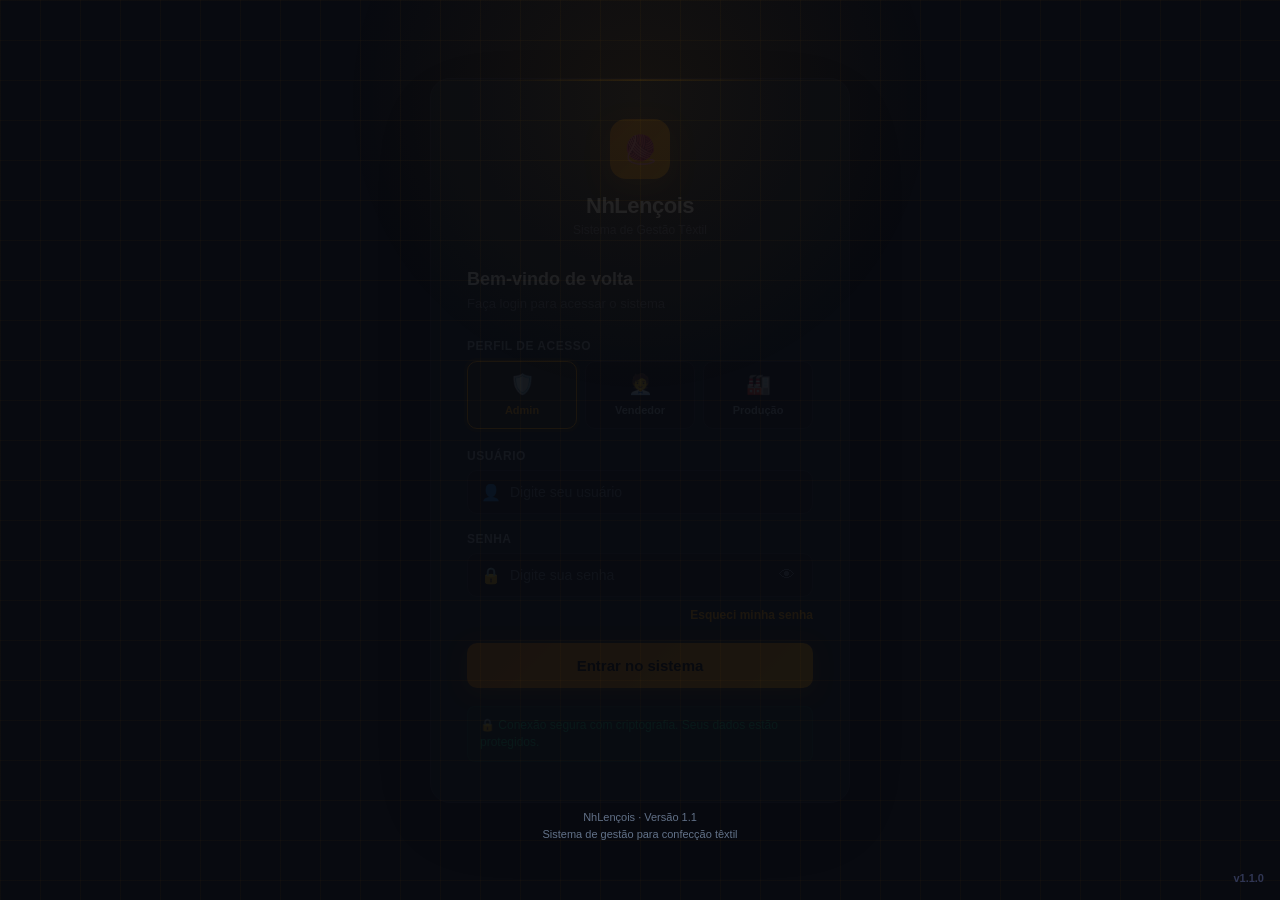
<file: index.html>
<!DOCTYPE html>
<html lang="pt-br">
<head>
  <meta charset="UTF-8">
  <meta http-equiv="refresh" content="0; url=html/login.html">
  <title>NhLençois</title>
</head>
<body>
  <p>Redirecionando... <a href="html/login.html">clique aqui</a></p>
</body>
</html>
</file>
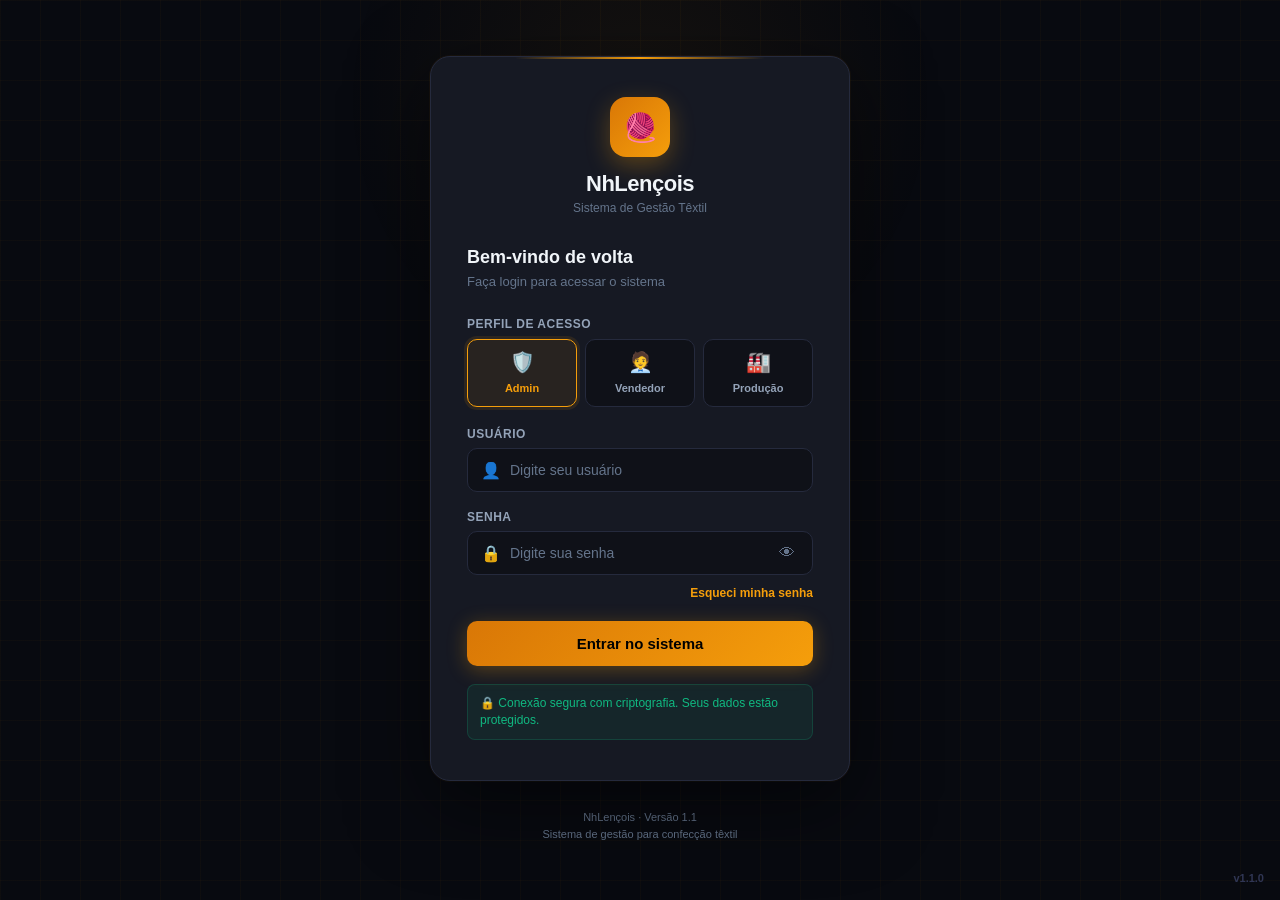
<file: html/dashboard.html>
<!doctype html>
<html lang="pt-br">

<head>
  <meta charset="utf-8">
  <meta name="viewport" content="width=device-width, initial-scale=1">
  <title>NhLençois — Dashboard</title>
  <meta name="theme-color" content="#080A10">
  <link rel="manifest" href="../manifest.json">
  <link rel="apple-touch-icon" href="../icons/icon-192.png">
  <link rel="icon" type="image/png" href="../icons/favicon.png">
  <link rel="stylesheet" href="../css/style.css">
  <link rel="stylesheet" href="../css/dashboard.css">
  <link rel="stylesheet" href="../css/mobile.css">
</head>

<body>
<div class="app">

  <!-- ── SIDEBAR ── -->
  <aside class="sidebar">

    <div class="sidebar-logo">
      <div class="sidebar-logo-ico">🧶</div>
      <div class="sidebar-logo-name">NhLençois</div>
    </div>

    <nav class="sidebar-nav">

      <div class="nav-section-label">Principal</div>

      <a class="nav-item active">
        <span class="nav-item-ico">📊</span>
        Dashboard
      </a>

      <div class="nav-section-label">Cadastros</div>

      <a class="nav-item" href="produtos.html">
        <span class="nav-item-ico">📦</span>
        Produtos
      </a>

      <a class="nav-item" href="materia.html">
        <span class="nav-item-ico">🧵</span>
        Matéria-Prima
      </a>

      <a class="nav-item" href="vendedores.html">
        <span class="nav-item-ico">🧑‍💼</span>
        Vendedores
      </a>

      <a class="nav-item" href="clientes.html">
        <span class="nav-item-ico">👥</span>
        Clientes
      </a>

      <div class="nav-section-label">Operações</div>

      <a class="nav-item" href="producao.html">
        <span class="nav-item-ico">🏭</span>
        Produção
      </a>

      <a class="nav-item" href="vendas.html">
        <span class="nav-item-ico">🛒</span>
        Vendas

      </a>

      <a class="nav-item" href="encomendas.html">
        <span class="nav-item-ico">📋</span>Encomendas
      </a>
      <a class="nav-item" href="notas.html">
        <span class="nav-item-ico">🧾</span>
        Notas Fiscais
      </a>

      <div class="nav-section-label" id="nav-label-admin">Administração</div>
      <a class="nav-item" href="usuarios.html" id="nav-usuarios">
        <span class="nav-item-ico">🔑</span>Usuários
      </a>
      <div class="nav-section-label">Sistema</div>
      <a class="nav-item" href="configuracoes.html">
        <span class="nav-item-ico">⚙️</span>Configurações
      </a>

    </nav>

    <div class="sidebar-user">
      <div class="sidebar-user-av">👤</div>
      <div>
        <div class="sidebar-user-name">Administrador</div>
        <div class="sidebar-user-role">Admin</div>
      </div>
      <button class="sidebar-user-exit" onclick="window.location.href='login.html'" title="Sair">🚪</button>
    </div>

  </aside>

  <div class="sidebar-overlay" id="sidebar-overlay" onclick="closeSidebar()"></div>

  <!-- ── CONTEÚDO PRINCIPAL ── -->
  <main class="main">

    <!-- Topbar -->
    <div class="topbar">
      <button class="btn-menu" onclick="toggleSidebar()">☰</button>
      <div class="topbar-title">Painel Principal</div>
      <div class="topbar-right">
        <div class="topbar-date" id="data-atual"></div>
        <div class="topbar-notif">
          🔔
          <div class="notif-dot"></div>
        </div>
      </div>
    </div>

    <!-- Página -->
    <div class="page">

      <div class="page-title">Bom dia, Administrador 👋</div>
      <div class="page-sub">Aqui está o resumo do seu negócio hoje.</div>

      <!-- Acesso rápido -->
      <div class="quick-grid">
        <a class="quick-btn" href="produtos.html">
          <span class="quick-ico">📦</span>
          <span class="quick-label">Novo Produto</span>
        </a>
        <a class="quick-btn" href="vendas.html">
          <span class="quick-ico">🛒</span>
          <span class="quick-label">Registrar Venda</span>
        </a>
        <a class="quick-btn" href="producao.html">
          <span class="quick-ico">🏭</span>
          <span class="quick-label">Registrar Produção</span>
        </a>
        <a class="quick-btn" href="clientes.html">
          <span class="quick-ico">👥</span>
          <span class="quick-label">Novo Cliente</span>
        </a>
      </div>

      <!-- Métricas -->
      <div class="metrics">
        <div class="metric-card mc-green">
          <div class="metric-ico">📦</div>
          <div class="metric-val mv-green" id="metric-estoque">—</div>
          <div class="metric-label">Produtos em Estoque</div>
          <div class="metric-sub" id="metric-estoque-sub">&nbsp;</div>
        </div>
        <div class="metric-card mc-accent">
          <div class="metric-ico">💰</div>
          <div class="metric-val mv-accent" id="metric-vendas">—</div>
          <div class="metric-label">Vendas do Mês</div>
          <div class="metric-sub" id="metric-vendas-sub">&nbsp;</div>
        </div>
        <div class="metric-card mc-blue">
          <div class="metric-ico">🧑‍💼</div>
          <div class="metric-val mv-blue" id="metric-vendedores">—</div>
          <div class="metric-label">Vendedores Ativos</div>
          <div class="metric-sub" id="metric-vendedores-sub">&nbsp;</div>
        </div>
        <div class="metric-card mc-red">
          <div class="metric-ico">⚠️</div>
          <div class="metric-val mv-red" id="metric-atraso">—</div>
          <div class="metric-label">Parcelas em Atraso</div>
          <div class="metric-sub" id="metric-atraso-sub">&nbsp;</div>
        </div>
      </div>

      <!-- Grid de conteúdo -->
      <div class="content-grid">

        <!-- Últimas vendas -->
        <div class="dash-card">
          <div class="dash-card-header">
            <span class="dash-card-title">🛒 Últimas Vendas</span>
            <a class="dash-card-link" href="vendas.html">Ver todas →</a>
          </div>
          <div class="dash-card-body">
            <table class="simple-table">
              <thead>
              <tr>
                <th>Cliente</th>
                <th>Vendedor</th>
                <th>Valor</th>
                <th>Status</th>
              </tr>
              </thead>
              <tbody id="tbody-vendas">
              <tr><td colspan="4" style="text-align:center;color:var(--muted);padding:1.2rem 0">Carregando…</td></tr>
              </tbody>
            </table>
          </div>
        </div>

        <!-- Alertas -->
        <div class="dash-card">
          <div class="dash-card-header">
            <span class="dash-card-title">🚨 Alertas</span>
            <span class="badge badge-red" id="badge-alertas" style="display:none">0</span>
          </div>
          <div class="dash-card-body" id="alertas-body">
            <div style="text-align:center;color:var(--muted);padding:1.2rem 0">Carregando…</div>
          </div>
        </div>

      </div>

      <!-- Estoque baixo -->
      <div class="dash-card">
        <div class="dash-card-header">
          <span class="dash-card-title">📦 Produtos com Estoque Baixo</span>
          <a class="dash-card-link" href="produtos.html">Ver estoque →</a>
        </div>
        <div class="dash-card-body">
          <table class="simple-table">
            <thead>
            <tr>
              <th>Código</th>
              <th>Produto</th>
              <th>Categoria</th>
              <th>Estoque Atual</th>
              <th>Mínimo</th>
              <th>Situação</th>
            </tr>
            </thead>
            <tbody id="tbody-estoque-baixo">
            <tr><td colspan="6" style="text-align:center;color:var(--muted);padding:1.2rem 0">Carregando…</td></tr>
            </tbody>
          </table>
        </div>
      </div>

    </div><!-- /page -->
  </main>

</div><!-- /app -->

<script src="../js/app.js"></script>
<script src="../js/dashboard.js"></script>
<script>
  // Esconde o link de Usuários para perfis não-admin
  (function(){
    if (localStorage.getItem('perfil') !== 'admin') {
      var el = document.getElementById('nav-usuarios');
      var lb = document.getElementById('nav-label-admin');
      if (el) el.style.display = 'none';
      if (lb) lb.style.display = 'none';
    }
    // Preenche nome/perfil no sidebar
    var nome   = localStorage.getItem('nome')   || 'Usuário';
    var perfil = localStorage.getItem('perfil') || '';
    var nEl = document.getElementById('sidebar-nome');
    var pEl = document.getElementById('sidebar-perfil');
    if (nEl)   nEl.textContent   = nome;
    if (pEl && perfil) pEl.textContent = perfil.charAt(0).toUpperCase() + perfil.slice(1);
  })();
</script>
  <script src="../js/mobile.js"></script>
</body>
</html>
</file>
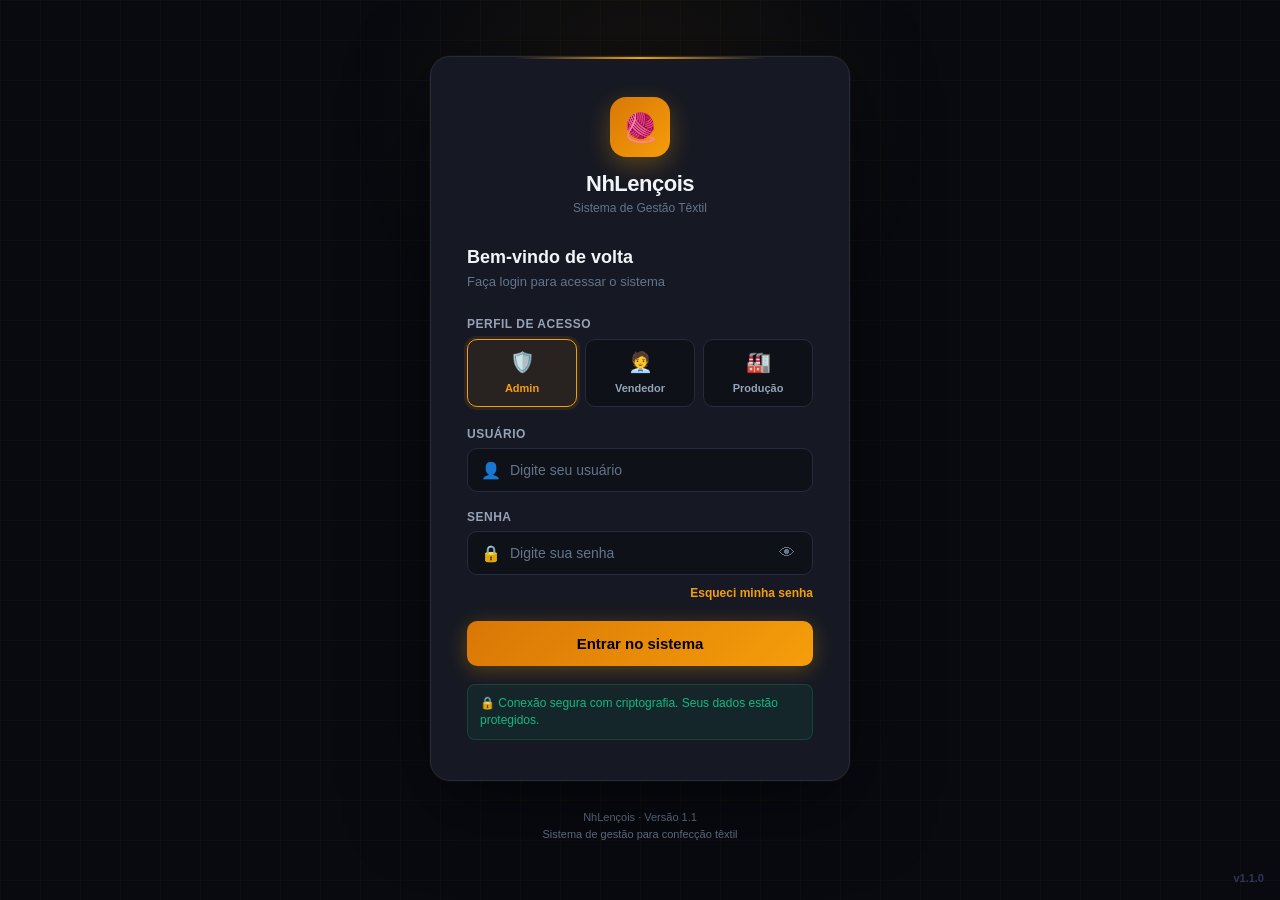
<file: html/login.html>
<!doctype html>
<html class="no-js" lang="">

<head>
  <meta charset="utf-8">
  <meta name="viewport" content="width=device-width, initial-scale=1">
  <title>NhLençois - Login</title>
  <meta name="theme-color" content="#080A10">
  <link rel="manifest" href="../manifest.json">
  <link rel="apple-touch-icon" href="../icons/icon-192.png">
  <link rel="icon" type="image/png" href="../icons/favicon.png">
  <link rel="stylesheet" href="../css/style.css">
  <meta name="description" content="">

  <meta property="og:title" content="">
  <meta property="og:type" content="">
  <meta property="og:url" content="">
  <meta property="og:image" content="">
  <meta property="og:image:alt" content="">

  <link rel="icon" href="/favicon.ico" sizes="any">
  <link rel="icon" href="/icon.svg" type="image/svg+xml">
  <link rel="apple-touch-icon" href="../icon.png">

  <link rel="manifest" href="../site.webmanifest">
  <meta name="theme-color" content="#fafafa">
</head>

<body>

<!-- Card de Login-->
  <div class="login-card">

<!-- Logo -->
    <div class="logo-wrap">
      <div class="logo-icon">🧶</div>
      <div class="logo-name">NhLençois</div>
      <div class="logo-sub">Sistema de Gestão Têxtil</div>
    </div>

    <div class="login-title">Bem-vindo de volta</div>
    <div class="login-sub">Faça login para acessar o sistema</div>

    <!-- Perfil de acesso -->
    <div class="perfil-wrap">
      <label class="perfil-label">Perfil de acesso</label>
      <div class="perfis">
        <div class="perfil-btn on" onclick="selecionarPerfil(this,'admin')">
          <span class="perfil-ico">🛡️</span>
          <span class="perfil-txt">Admin</span>
        </div>
        <div class="perfil-btn" onclick="selecionarPerfil(this,'vendedor')">
          <span class="perfil-ico">🧑‍💼</span>
          <span class="perfil-txt">Vendedor</span>
        </div>
        <div class="perfil-btn" onclick="selecionarPerfil(this,'producao')">
          <span class="perfil-ico">🏭</span>
          <span class="perfil-txt">Produção</span>
        </div>
      </div>
    </div>

<!-- Erro -->
    <div class="error-msg" id="erro">
      <span>⚠️</span>
      <span id="erro-texto">Usuário ou senha incorretos.</span>
    </div>

<!-- Usuário -->
    <div class="form-group">
      <label class="form-label">Usuário</label>
      <div class="input-wrap">
        <span class="icon">👤</span>
        <input class="form-input" type="text" id="usuario"
               placeholder="Digite seu usuário"
               onkeydown="if(event.key==='Enter')logar()">
      </div>
    </div>

<!-- senha -->
    <div class="form-group">
      <label class="form-label">Senha</label>
      <div class="input-wrap">
        <span class="icon">🔒</span>
        <input class="form-input" type="password" id="senha"
               placeholder="Digite sua senha"
               onkeydown="if(event.key==='Enter')logar()">
        <button class="toggle-pass" onclick="toggleSenha()" id="toggle-ico" tabindex="-1">👁</button>
      </div>
    </div>

<!-- Esqueci -->
    <div class="forgot">
      <a href="#" onclick="alert('Entre em contato com o administrador.')">Esqueci minha senha</a>
    </div>

<!-- Botão -->
    <button class="btn-login" id="btn-login" onclick="logar()">
      <span id="btn-txt">Entrar no sistema</span>
      <div class="spinner" id="spinner"></div>
    </button>

<!-- Info segurança -->
    <div class="info-strip">
      <span>🔒 Conexão segura com criptografia. Seus dados estão protegidos.</span>
    </div>

  </div>

<!-- Footer -->
  <div class="login-footer">
    NhLençois · Versão 1.1<br>
    Sistema de gestão para confecção têxtil
  </div>

  <div class="version-tag">v1.1.0</div>

<!-- Overlay de sucesso -->
  <div class="success-overlay" id="success">
    <div class="success-box">
      <div class="success-ico">✅</div>
      <div class="success-title">Login realizado</div>
      <div class="success-sub">Redirecionando para o dashboard...</div>
    </div>
  </div>

  <script src="../js/app.js"></script>
  <script>
    // Registra Service Worker para PWA
    if ('serviceWorker' in navigator) {
      window.addEventListener('load', () => {
        navigator.serviceWorker.register('../sw.js', { scope: '../' }).catch(() => {});
      });
    }
  </script>

</body>

</html>
</file>
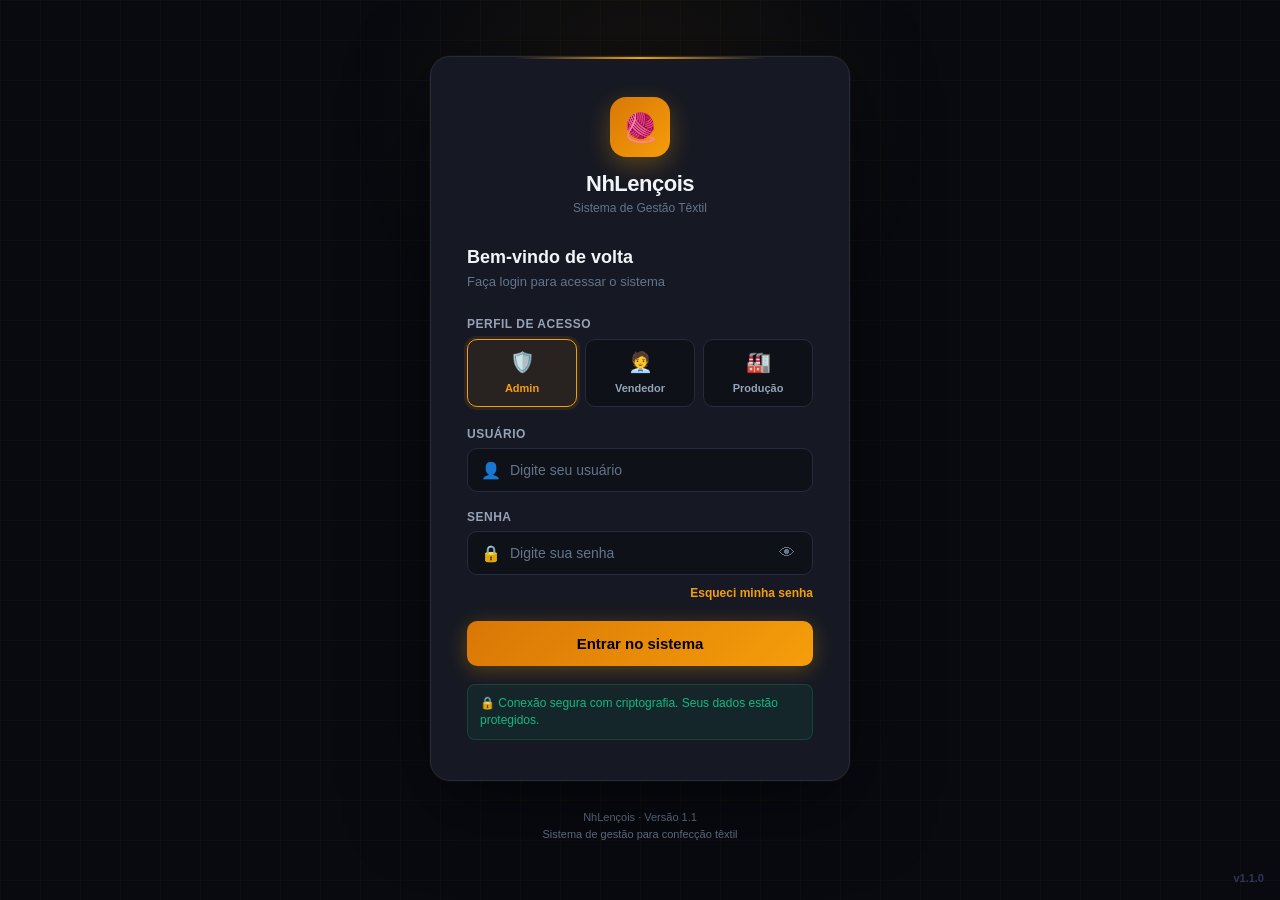
<file: html/vendas.html>
<!DOCTYPE html>
<html lang="pt-br">
<head>
  <meta charset="UTF-8">
  <meta name="viewport" content="width=device-width, initial-scale=1">
  <title>NhLençois — Vendas</title>
  <meta name="theme-color" content="#080A10">
  <link rel="manifest" href="../manifest.json">
  <link rel="apple-touch-icon" href="../icons/icon-192.png">
  <link rel="icon" type="image/png" href="../icons/favicon.png">
  <link rel="stylesheet" href="../css/style.css">
  <link rel="stylesheet" href="../css/dashboard.css">
  <link rel="stylesheet" href="../css/vendas.css">
  <link rel="stylesheet" href="../css/mobile.css">
</head>
<body>
<div class="app">

  <!-- sidebar -->
  <aside class="sidebar">
    <div class="sidebar-logo">
      <div class="sidebar-logo-ico">🧶</div>
      <div class="sidebar-logo-name">NhLençois</div>
    </div>
    <nav class="sidebar-nav">
      <div class="nav-section-label">Principal</div>
      <a class="nav-item" href="dashboard.html">
        <span class="nav-item-ico">📊</span>Dashboard
      </a>
      <div class="nav-section-label">Cadastros</div>
      <a class="nav-item" href="produtos.html">
        <span class="nav-item-ico">📦</span>Produtos
      </a>
      <a class="nav-item" href="materia.html">
        <span class="nav-item-ico">🧵</span>Matéria-Prima
      </a>
      <a class="nav-item" href="vendedores.html">
        <span class="nav-item-ico">🧑‍💼</span>Vendedores
      </a>
      <a class="nav-item" href="clientes.html">
        <span class="nav-item-ico">👥</span>Clientes
      </a>
      <div class="nav-section-label">Operações</div>
      <a class="nav-item" href="producao.html">
        <span class="nav-item-ico">🏭</span>Produção
      </a>
      <a class="nav-item active">
        <span class="nav-item-ico">🛒</span>Vendas
      </a>
      <a class="nav-item" href="encomendas.html">
        <span class="nav-item-ico">📋</span>Encomendas
      </a>
      <a class="nav-item" href="notas.html">
        <span class="nav-item-ico">🧾</span>Notas Fiscais
      </a>
      <div class="nav-section-label" id="nav-label-admin">Administração</div>
      <a class="nav-item" href="usuarios.html" id="nav-usuarios">
        <span class="nav-item-ico">🔑</span>Usuários
      </a>
      <div class="nav-section-label">Sistema</div>
      <a class="nav-item" href="configuracoes.html">
        <span class="nav-item-ico">⚙️</span>Configurações
      </a>

    </nav>
    <div class="sidebar-user">
      <div class="sidebar-user-av">👤</div>
      <div>
        <div class="sidebar-user-name">Administrador</div>
        <div class="sidebar-user-role">Admin</div>
      </div>
      <button class="sidebar-user-exit" onclick="window.location.href='login.html'" title="Sair">🚪</button>
    </div>
  </aside>

  <div class="sidebar-overlay" id="sidebar-overlay" onclick="closeSidebar()"></div>

  <!-- conteúdo -->
  <main class="main">

    <div class="topbar">
      <button class="btn-menu" onclick="toggleSidebar()">☰</button>
      <div class="topbar-title">Vendas</div>
      <div class="topbar-right">
        <div class="topbar-date" id="data-atual"></div>
        <div class="topbar-notif">🔔<div class="notif-dot"></div></div>
      </div>
    </div>

    <div class="page">

      <div class="page-header">
        <div>
          <div class="page-title">Vendas</div>
          <div class="page-sub">Registre e gerencie todas as vendas</div>
        </div>
        <button class="btn-primary" onclick="abrirModal()">
          ＋ Nova Venda
        </button>
      </div>

      <!-- Resumo -->
      <div class="resumo-grid">
        <div class="resumo-card">
          <div class="resumo-ico azul">🛒</div>
          <div>
            <div class="resumo-val" id="total-vendas">0</div>
            <div class="resumo-lbl">Total de Vendas</div>
          </div>
        </div>
        <div class="resumo-card">
          <div class="resumo-ico verde">💰</div>
          <div>
            <div class="resumo-val" id="total-valor">R$ 0</div>
            <div class="resumo-lbl">Valor Total do Mês</div>
          </div>
        </div>
        <div class="resumo-card">
          <div class="resumo-ico amarelo">⏳</div>
          <div>
            <div class="resumo-val" id="total-pendentes">0</div>
            <div class="resumo-lbl">Pendentes</div>
          </div>
        </div>
        <div class="resumo-card">
          <div class="resumo-ico vermelho">⚠️</div>
          <div>
            <div class="resumo-val" id="total-atraso">0</div>
            <div class="resumo-lbl">Em Atraso</div>
          </div>
        </div>
      </div>

      <!-- Toolbar -->
      <div class="toolbar">
        <div class="search-box">
          <span>🔍</span>
          <input type="text" id="pesquisa"
                 placeholder="Buscar por cliente, vendedor ou código..."
                 oninput="renderTabela()">
        </div>
        <select class="filter-select" id="filtro-status" onchange="renderTabela()">
          <option value="todos">Todos os status</option>
          <option value="pendente">Pendente</option>
          <option value="producao">Em Produção</option>
          <option value="enviado">Enviado</option>
          <option value="entregue">Entregue</option>
          <option value="atraso">Em Atraso</option>
        </select>
      </div>

      <!-- Tabela -->
      <div class="table-card">
        <table>
          <thead>
          <tr>
            <th>Código</th>
            <th>Cliente</th>
            <th>Vendedor</th>
            <th>Produto</th>
            <th>Parcelas</th>
            <th>Valor Total</th>
            <th>Status</th>
            <th>Ações</th>
          </tr>
          </thead>
          <tbody id="tabela-body"></tbody>
        </table>
        <div class="pagination">
          <div class="pagination-info" id="pag-info">0 vendas</div>
        </div>
      </div>

    </div>
  </main>

</div>

<!-- Modal Nova Venda -->
<div class="modal-overlay" id="modal">
  <div class="modal">
    <div class="modal-header">
      <div class="modal-title" id="modal-title">🛒 Nova Venda</div>
      <button class="modal-close" onclick="fecharModal()">✕</button>
    </div>

    <!-- Alerta cliente bloqueado -->
    <div class="alert-bloqueado" id="alert-bloqueado">
      🔒 Este cliente está bloqueado por inadimplência e não pode realizar novas compras.
    </div>

    <div class="form-row">
      <div class="form-group">
        <label class="form-label">Cliente *</label>
        <select class="form-select" id="f-cliente" onchange="verificarCliente()">
          <option value="">Selecione...</option>
        </select>
      </div>
      <div class="form-group">
        <label class="form-label">Vendedor *</label>
        <select class="form-select" id="f-vendedor">
          <option value="">Selecione...</option>
        </select>
      </div>
    </div>

    <!-- Adicionar produto ao carrinho -->
    <div class="form-label" style="margin-bottom:6px;font-weight:600">Produtos *</div>
    <div class="carrinho-add-row">
      <select class="form-select" id="f-produto" style="flex:2">
        <option value="">Selecione o produto...</option>
      </select>
      <input class="form-input" type="number" id="f-qtd"
             placeholder="Qtd" min="1" style="flex:0 0 80px">
      <button class="btn-add-item" type="button" onclick="adicionarItem()">＋ Add</button>
    </div>

    <!-- Carrinho -->
    <div class="carrinho-box" id="carrinho-box">
      <div class="carrinho-vazio" id="carrinho-vazio">Nenhum produto adicionado ainda.</div>
      <table class="carrinho-tabela" id="carrinho-tabela" style="display:none">
        <thead>
          <tr>
            <th>Produto</th>
            <th>Qtd</th>
            <th>Unit.</th>
            <th>Subtotal</th>
            <th></th>
          </tr>
        </thead>
        <tbody id="carrinho-body"></tbody>
      </table>
    </div>

    <div class="form-row">
      <div class="form-group">
        <label class="form-label">Nº de Parcelas</label>
        <select class="form-select" id="f-parcelas" onchange="calcularTotal()">
          <option value="1">À vista (1x)</option>
          <option value="2">2x</option>
          <option value="3">3x</option>
          <option value="4">4x</option>
          <option value="5">5x</option>
          <option value="6">6x</option>
        </select>
      </div>
      <div class="form-group">
        <label class="form-label">Status</label>
        <select class="form-select" id="f-status">
          <option value="pendente">Pendente</option>
          <option value="producao">Em Produção</option>
          <option value="enviado">Enviado</option>
          <option value="entregue">Entregue</option>
        </select>
      </div>
    </div>

    <!-- Resumo da venda -->
    <div class="venda-resumo" id="venda-resumo" style="display:none">
      <div class="venda-resumo-row">
        <span class="venda-resumo-label">Subtotal</span>
        <span class="venda-resumo-val" id="r-subtotal">R$ 0,00</span>
      </div>
      <div class="venda-resumo-row">
        <span class="venda-resumo-label">Juros</span>
        <span class="venda-resumo-val" id="r-juros">R$ 0,00</span>
      </div>
      <div class="venda-resumo-row">
        <span class="venda-resumo-label">Total</span>
        <span class="venda-resumo-val venda-total" id="r-total">R$ 0,00</span>
      </div>
    </div>

    <!-- Parcelas -->
    <div class="parcelas-box" id="parcelas-box">
      <div class="parcelas-titulo">📅 Detalhamento das Parcelas</div>
      <div id="parcelas-lista"></div>
    </div>

    <div class="modal-footer">
      <button class="btn-secondary" onclick="fecharModal()">Cancelar</button>
      <button class="btn-primary" id="btn-salvar" onclick="salvar()">✓ Registrar Venda</button>
    </div>
  </div>
</div>

<script src="../js/app.js"></script>
<script src="../js/vendas.js"></script>
<script>
  // Esconde o link de Usuários para perfis não-admin
  (function(){
    if (localStorage.getItem('perfil') !== 'admin') {
      var el = document.getElementById('nav-usuarios');
      var lb = document.getElementById('nav-label-admin');
      if (el) el.style.display = 'none';
      if (lb) lb.style.display = 'none';
    }
    // Preenche nome/perfil no sidebar
    var nome   = localStorage.getItem('nome')   || 'Usuário';
    var perfil = localStorage.getItem('perfil') || '';
    var nEl = document.getElementById('sidebar-nome');
    var pEl = document.getElementById('sidebar-perfil');
    if (nEl)   nEl.textContent   = nome;
    if (pEl && perfil) pEl.textContent = perfil.charAt(0).toUpperCase() + perfil.slice(1);
  })();
</script>
  <script src="../js/mobile.js"></script>
</body>
</html>
</file>
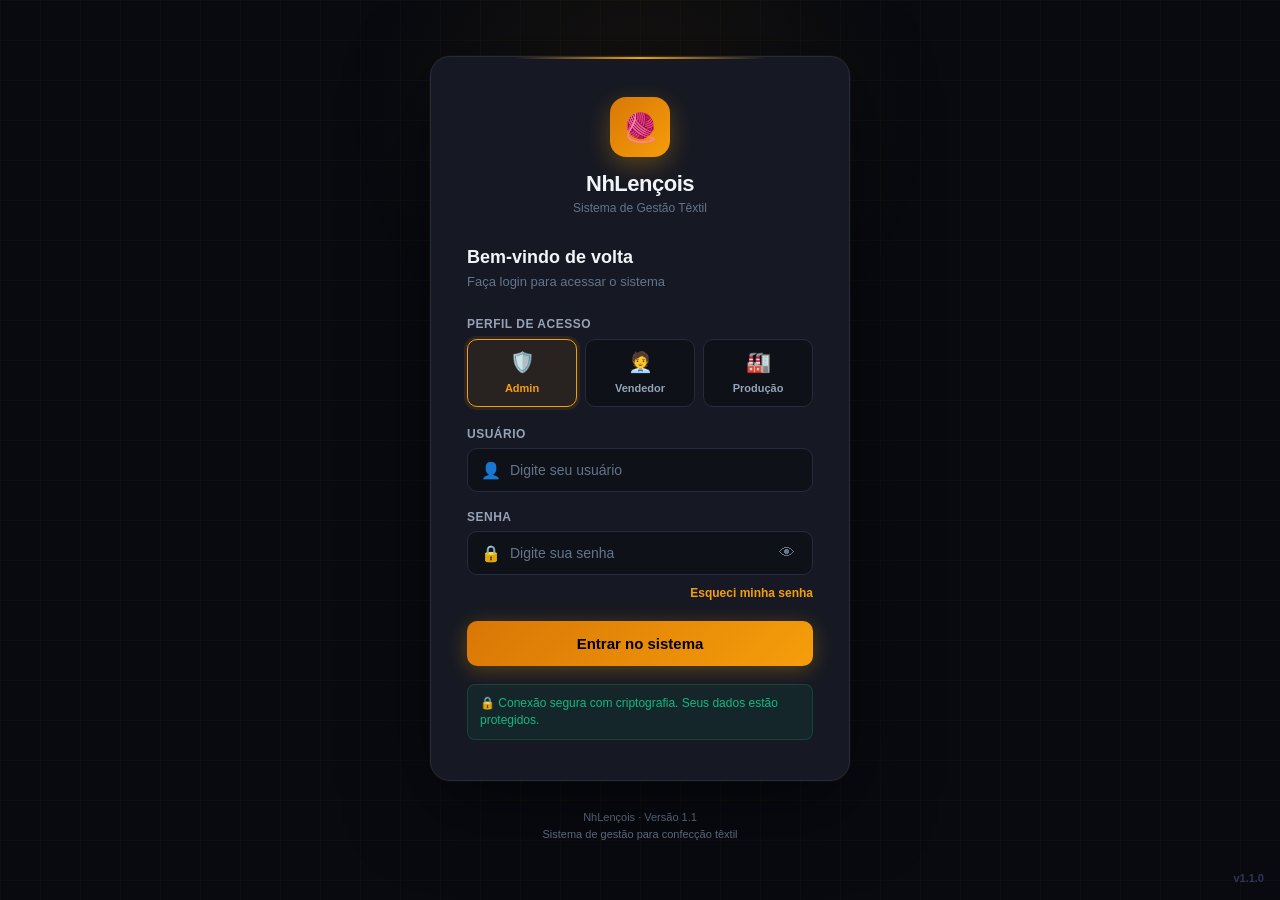
<file: html/Vendedor.html>
<!DOCTYPE html>
<html lang="pt-BR">

<head>
  <meta charset="UTF-8">
  <meta name="viewport" content="width=device-width, initial-scale=1.0">

  <title>Vendedores — NhLençóis</title>

  <link rel="stylesheet" href="../css/style.css">
  <link rel="stylesheet" href="../css/vendedores.css">
</head>

<body>

<div class="app">

  <!-- ═══════════════════════════════════════════════
       SIDEBAR
  ═══════════════════════════════════════════════ -->

  <aside class="sidebar">

    <div class="sidebar-logo">
      <div class="logo-ico">🧶</div>

      <div class="logo-text">
        NhLençóis
      </div>
    </div>


    <nav class="sidebar-nav">

      <!-- PRINCIPAL -->

      <div class="nav-section">
        PRINCIPAL
      </div>

      <a href="dashboard.html" class="nav-item">
        <span class="nav-ico">📊</span>
        <span>Dashboard</span>
      </a>


      <!-- CADASTROS -->

      <div class="nav-section">
        CADASTROS
      </div>

      <a href="produtos.html" class="nav-item">
        <span class="nav-ico">📦</span>
        <span>Produtos</span>
      </a>

      <a href="#" class="nav-item">
        <span class="nav-ico">🧵</span>
        <span>Matéria-Prima</span>
      </a>

      <a href="vendedores.html" class="nav-item active">
        <span class="nav-ico">👨‍💼</span>
        <span>Vendedores</span>
      </a>

      <a href="#" class="nav-item">
        <span class="nav-ico">👥</span>
        <span>Clientes</span>
      </a>


      <!-- OPERAÇÕES -->

      <div class="nav-section">
        OPERAÇÕES
      </div>

      <a href="producao.html" class="nav-item">
        <span class="nav-ico">🏭</span>
        <span>Produção</span>
      </a>

      <a href="#" class="nav-item">
        <span class="nav-ico">🛒</span>
        <span>Vendas</span>
      </a>

      <a href="#" class="nav-item">
        <span class="nav-ico">🧾</span>
        <span>Notas Fiscais</span>
      </a>

    </nav>


    <!-- USUÁRIO -->

    <div class="sidebar-user">

      <div class="user-avatar">
        👤
      </div>

      <div class="user-info">
        <strong>Administrador</strong>
        <span>Admin</span>
      </div>

      <div class="user-status">
        🟧
      </div>

    </div>

  </aside>


  <!-- ═══════════════════════════════════════════════
       CONTEÚDO
  ═══════════════════════════════════════════════ -->

  <main class="main-content">

    <!-- TOPO -->

    <header class="topbar">

      <div>
        <h2>Vendedores</h2>
        <p>Gerencie os vendedores cadastrados no sistema.</p>
      </div>

      <button class="notification-btn" title="Notificações">
        🔔
        <span class="notification-dot"></span>
      </button>

    </header>


    <!-- ═══════════════════════════════════════════
         CONTEÚDO DA TELA
    ═══════════════════════════════════════════ -->

    <section class="page-content">


      <!-- CABEÇALHO -->

      <div class="page-heading">

        <div>
          <h1>👨‍💼 Vendedores</h1>

          <p>
            Cadastre e gerencie os vendedores da empresa.
          </p>
        </div>

        <button
          id="btnNovoVendedor"
          class="btn-primary"
        >
          ＋ Novo vendedor
        </button>

      </div>


      <!-- ═════════════════════════════════════════
           CARDS DE RESUMO
      ═════════════════════════════════════════ -->

      <div class="vendedores-resumo">

        <div class="resumo-card">

          <div class="resumo-ico azul">
            👨‍💼
          </div>

          <div>
            <span>Total de vendedores</span>
            <strong id="totalVendedores">0</strong>
          </div>

        </div>


        <div class="resumo-card">

          <div class="resumo-ico verde">
            ✓
          </div>

          <div>
            <span>Vendedores ativos</span>
            <strong id="totalAtivos">0</strong>
          </div>

        </div>


        <div class="resumo-card">

          <div class="resumo-ico vermelho">
            ⏸
          </div>

          <div>
            <span>Vendedores inativos</span>
            <strong id="totalInativos">0</strong>
          </div>

        </div>

      </div>


      <!-- ═════════════════════════════════════════
           LISTA
      ═════════════════════════════════════════ -->

      <div class="vendedores-card">

        <div class="vendedores-card-header">

          <div>
            <strong>Lista de vendedores</strong>

            <span>
                Vendedores cadastrados
              </span>
          </div>


          <div class="lista-controles">

            <div class="campo-pesquisa">

              <span>🔎</span>

              <input
                type="text"
                id="pesquisaVendedor"
                placeholder="Pesquisar vendedor..."
                autocomplete="off"
              >

            </div>


            <select id="filtroStatus">

              <option value="todos">
                Todos
              </option>

              <option value="ativo">
                Ativos
              </option>

              <option value="inativo">
                Inativos
              </option>

            </select>

          </div>

        </div>


        <!-- TABELA -->

        <div class="tabela-container">

          <table>

            <thead>

            <tr>

              <th>Código</th>

              <th>Vendedor</th>

              <th>Telefone</th>

              <th>E-mail</th>

              <th>Status</th>

              <th>Ações</th>

            </tr>

            </thead>


            <tbody id="tabelaVendedores">

            <!-- JS -->

            </tbody>

          </table>

        </div>

      </div>


    </section>

  </main>

</div>


<!-- ═══════════════════════════════════════════════
     MODAL — NOVO / EDITAR VENDEDOR
═══════════════════════════════════════════════ -->

<div
  id="modalVendedor"
  class="modal-overlay"
>

  <div class="modal-card">


    <div class="modal-header">

      <div>

        <h2 id="modalTitulo">
          Novo vendedor
        </h2>

        <p>
          Preencha os dados do vendedor.
        </p>

      </div>

      <button
        id="btnFecharModal"
        class="modal-close"
      >
        ×
      </button>

    </div>


    <form id="formVendedor">


      <input
        type="hidden"
        id="vendedorId"
      >


      <div class="form-grid">


        <!-- CÓDIGO -->

        <div class="form-group">

          <label for="codigo">
            Código
          </label>

          <input
            type="text"
            id="codigo"
            placeholder="Ex.: V001"
            required
          >

        </div>


        <!-- NOME -->

        <div class="form-group form-full">

          <label for="nome">
            Nome completo
          </label>

          <input
            type="text"
            id="nome"
            placeholder="Nome do vendedor"
            required
          >

        </div>


        <!-- TELEFONE -->

        <div class="form-group">

          <label for="telefone">
            Telefone
          </label>

          <input
            type="tel"
            id="telefone"
            placeholder="(00) 00000-0000"
          >

        </div>


        <!-- E-MAIL -->
        <div class="form-group">
          <label for="email">E-mail</label>
          <input type="email" id="email" placeholder="email@exemplo.com">
        </div>
        <!-- STATUS -->
        <div class="form-group">
          <label for="status">Status</label>
          <select id="status">
            <option value="ativo">Ativo</option>
            <option value="inativo">Inativo</option>
          </select>
        </div>
      </div>
      <!-- BOTÕES -->
      <div class="modal-footer">
        <button type="button" id="btnCancelar" class="btn-secondary">Cancelar</button>
        <button type="submit" class="btn-primary">Salvar vendedor</button>
      </div>
    </form>
  </div>
</div>

<script src="../js/app.js"></script>
<script src="../js/vendedores.js"></script>

</body>

</html>
</file>
<file: css/style.css>
* { margin:0; padding:0; box-sizing:border-box; }

:root {
  --bg:       #080A10;
  --surface:  #0F1118;
  --card:     #161923;
  --border:   #252A3D;
  --border2:  #303654;
  --accent:   #F59E0B;
  --accent-dk:#D97706;
  --accent-lt:#FEF3C7;
  --text:     #F1F5F9;
  --muted:    #64748B;
  --muted2:   #94A3B8;
  --green:    #10B981;
  --red:      #EF4444;
}

body {
  background: var(--bg);
  color: var(--text);
  font-family: -apple-system, BlinkMacSystemFont, 'Segoe UI', sans-serif;
  min-height: 100vh;
  position: relative;
  overflow-x: hidden;
  overflow-y: auto;
}

/* ── Página de login: body centraliza o card ── */
body:has(.login-card) {
  display: flex;
  flex-direction: column;
  align-items: center;
  justify-content: center;
  padding: 40px 20px;
}

body::before {
  content: '';
  position: fixed; inset: 0;
  background-image:
    linear-gradient(rgba(245,158,11,.03) 1px, transparent 1px),
    linear-gradient(90deg, rgba(245,158,11,.03) 1px, transparent 1px);
  background-size: 40px 40px;
  pointer-events: none;
}

body::after {
  content: '';
  position: fixed;
  top: -200px; left: 50%; transform: translateX(-50%);
  width: 600px; height: 600px; border-radius: 50%;
  background: radial-gradient(circle, rgba(245,158,11,.06) 0%, transparent 70%);
  pointer-events: none;
}

.login-card {
  width: 100%;
  max-width: 420px;
  margin: 0 auto;
  background: var(--card);
  border: 1px solid var(--border);
  border-radius: 20px;
  padding: 40px 36px;
  box-shadow: 0 24px 80px rgba(0,0,0,.5), 0 0 0 1px rgba(245,158,11,.05);
  position: relative;
  z-index: 1;
  animation: slideUp .4s cubic-bezier(.4,0,.2,1);
}

.login-footer {
  max-width: 420px;
  margin: 28px auto 0;
  text-align: center;
  font-size: 11px;
  color: var(--muted);
  line-height: 1.6;
}

@keyframes slideUp {
  from { opacity:0; transform:translateY(24px); }
  to   { opacity:1; transform:translateY(0); }
}

.login-card::before {
  content: '';
  position: absolute; top:0; left:20%; right:20%;
  height: 2px; border-radius: 0 0 4px 4px;
  background: linear-gradient(90deg, transparent, var(--accent), transparent);
}

.logo-wrap { text-align: center; margin-bottom: 32px; }
.logo-icon {
  width: 60px; height: 60px; border-radius: 16px;
  background: linear-gradient(135deg, var(--accent-dk), var(--accent));
  display: flex; align-items: center; justify-content: center;
  font-size: 28px; margin: 0 auto 14px;
  box-shadow: 0 8px 24px rgba(245,158,11,.3);
}
.logo-name { font-size: 22px; font-weight: 800; letter-spacing: -.5px; }
.logo-sub  { font-size: 12px; color: var(--muted); margin-top: 4px; }

.login-title { font-size: 18px; font-weight: 700; margin-bottom: 6px; }
.login-sub   { font-size: 13px; color: var(--muted); margin-bottom: 28px; }

.form-group  { margin-bottom: 18px; }
.form-label  {
  display: block; font-size: 12px; font-weight: 700;
  color: var(--muted2); margin-bottom: 7px;
  text-transform: uppercase; letter-spacing: .5px;
}
.input-wrap  { position: relative; }
.input-wrap .icon {
  position: absolute; left: 14px; top: 50%; transform: translateY(-50%);
  font-size: 16px; pointer-events: none;
}
.form-input {
  width: 100%; background: var(--surface);
  border: 1.5px solid var(--border);
  border-radius: 10px; padding: 13px 14px 13px 42px;
  font-size: 14px; color: var(--text); outline: none;
  transition: border .2s, box-shadow .2s;
}
.form-input::placeholder { color: var(--muted); }
.form-input:focus {
  border-color: var(--accent);
  box-shadow: 0 0 0 3px rgba(245,158,11,.12);
}
.form-input.error {
  border-color: var(--red);
  box-shadow: 0 0 0 3px rgba(239,68,68,.12);
}

.toggle-pass {
  position: absolute; right: 14px; top: 50%; transform: translateY(-50%);
  background: none; border: none; color: var(--muted); cursor: pointer;
  font-size: 16px; padding: 4px;
}

.forgot { text-align: right; margin-top: -10px; margin-bottom: 20px; }
.forgot a { font-size: 12px; color: var(--accent); text-decoration: none; font-weight: 600; }

.error-msg {
  display: none; background: rgba(239,68,68,.1);
  border: 1px solid rgba(239,68,68,.3); border-radius: 8px;
  padding: 10px 14px; font-size: 13px; color: var(--red);
  margin-bottom: 16px; align-items: center; gap: 8px;
}
.error-msg.show { display: flex; }

.perfil-wrap  { margin-bottom: 20px; }
.perfil-label {
  font-size: 12px; font-weight: 700; color: var(--muted2);
  text-transform: uppercase; letter-spacing: .5px;
  margin-bottom: 8px; display: block;
}
.perfis { display: grid; grid-template-columns: repeat(3,1fr); gap: 8px; }
.perfil-btn {
  background: var(--surface); border: 1.5px solid var(--border);
  border-radius: 10px; padding: 10px 6px; cursor: pointer;
  text-align: center; transition: all .2s;
}
.perfil-btn.on {
  border-color: var(--accent);
  background: rgba(245,158,11,.08);
  box-shadow: 0 0 0 3px rgba(245,158,11,.1);
}
.perfil-ico { font-size: 20px; display: block; margin-bottom: 4px; }
.perfil-txt { font-size: 11px; font-weight: 700; color: var(--muted2); }
.perfil-btn.on .perfil-txt { color: var(--accent); }

.btn-login {
  width: 100%; padding: 14px;
  background: linear-gradient(135deg, var(--accent-dk), var(--accent));
  color: #000; font-size: 15px; font-weight: 800;
  border: none; border-radius: 10px; cursor: pointer;
  transition: all .2s;
  box-shadow: 0 4px 20px rgba(245,158,11,.3);
}
.btn-login:hover { box-shadow: 0 6px 28px rgba(245,158,11,.45); transform: translateY(-1px); }
.btn-login:disabled { opacity: .6; cursor: not-allowed; transform: none; }
.btn-login .spinner {
  display: none; width: 18px; height: 18px;
  border: 2px solid rgba(0,0,0,.3); border-top-color: #000;
  border-radius: 50%; animation: spin .7s linear infinite;
  margin: 0 auto;
}
@keyframes spin { to { transform: rotate(360deg); } }

.info-strip {
  display: flex; align-items: center; gap: 8px;
  background: rgba(16,185,129,.08); border: 1px solid rgba(16,185,129,.2);
  border-radius: 8px; padding: 10px 12px; margin-top: 18px;
}
.info-strip span { font-size: 12px; color: var(--green); line-height: 1.4; }

.login-footer {
  margin-top: 28px; text-align: center;
  font-size: 11px; color: var(--muted); line-height: 1.6;
}

.version-tag {
  position: fixed; bottom: 16px; right: 16px;
  font-size: 11px; color: var(--border2); font-weight: 600;
}

.success-overlay {
  display: none; position: fixed; inset: 0;
  background: rgba(0,0,0,.7); z-index: 100;
  align-items: center; justify-content: center;
}
.success-overlay.show { display: flex; }
.success-box {
  background: var(--card); border: 1px solid var(--border);
  border-radius: 20px; padding: 36px; text-align: center;
  box-shadow: 0 24px 80px rgba(0,0,0,.5);
}
.success-ico   { font-size: 48px; margin-bottom: 14px; }
.success-title { font-size: 20px; font-weight: 800; margin-bottom: 6px; color: var(--green); }
.success-sub   { font-size: 13px; color: var(--muted); }

@media (max-width: 480px) {
  .login-card { padding: 28px 20px; border-radius: 16px; }
  .logo-icon  { width: 52px; height: 52px; font-size: 24px; }
}

@media (max-height: 700px) {
  .login-card { padding: 24px 28px; }
  .logo-wrap  { margin-bottom: 20px; }
  .logo-icon  { width: 48px; height: 48px; font-size: 22px; margin-bottom: 10px; }
}
</file>
<file: css/dashboard.css>
/* ── LAYOUT PRINCIPAL ── */
.app {
  display: flex;
  min-height: 100vh;
  overflow-x: hidden; /* evita scroll horizontal em mobile */
}

/* ── SIDEBAR ── */
.sidebar {
  width: 240px;
  background: var(--surface);
  border-right: 1px solid var(--border);
  display: flex;
  flex-direction: column;
  position: fixed;
  top: 0; left: 0; bottom: 0;
  z-index: 50;
}

.sidebar-logo {
  padding: 24px 20px;
  border-bottom: 1px solid var(--border);
  display: flex;
  align-items: center;
  gap: 10px;
}
.sidebar-logo-ico {
  width: 36px; height: 36px;
  background: linear-gradient(135deg, var(--accent-dk), var(--accent));
  border-radius: 10px;
  display: flex; align-items: center; justify-content: center;
  font-size: 18px;
}
.sidebar-logo-name {
  font-size: 15px; font-weight: 800; letter-spacing: -.3px;
}

.sidebar-nav {
  flex: 1;
  padding: 14px 10px;
  display: flex;
  flex-direction: column;
  gap: 2px;
  overflow-y: auto;
}

.nav-section-label {
  font-size: 10px; font-weight: 700;
  color: var(--muted); text-transform: uppercase;
  letter-spacing: .8px; padding: 10px 10px 6px;
}

.nav-item {
  display: flex; align-items: center; gap: 10px;
  padding: 10px 12px; border-radius: 10px;
  cursor: pointer; font-size: 13px; font-weight: 600;
  color: var(--muted); transition: all .15s;
  text-decoration: none; border: none; background: none;
  width: 100%; text-align: left;
}
.nav-item:hover {
  background: var(--card);
  color: var(--text);
}
.nav-item.active {
  background: rgba(245,158,11,.1);
  color: var(--accent);
}
.nav-item.active .nav-item-ico { color: var(--accent); }
.nav-item-ico { font-size: 17px; width: 20px; text-align: center; }
.nav-badge {
  margin-left: auto; background: var(--red);
  color: #fff; font-size: 10px; font-weight: 800;
  padding: 2px 7px; border-radius: 10px;
}

.sidebar-user {
  padding: 14px 16px;
  border-top: 1px solid var(--border);
  display: flex; align-items: center; gap: 10px;
}
.sidebar-user-av {
  width: 34px; height: 34px; border-radius: 50%;
  background: var(--card);
  display: flex; align-items: center; justify-content: center;
  font-size: 16px; flex-shrink: 0;
}
.sidebar-user-name { font-size: 13px; font-weight: 700; }
.sidebar-user-role { font-size: 11px; color: var(--muted); }
.sidebar-user-exit {
  margin-left: auto; background: none; border: none;
  color: var(--muted); cursor: pointer; font-size: 16px;
  padding: 4px;
}
.sidebar-user-exit:hover { color: var(--red); }

/* ── CONTEÚDO PRINCIPAL ── */
.main {
  margin-left: 240px;
  flex: 1;
  display: flex;
  flex-direction: column;
  min-height: 100vh;
}

/* ── TOPBAR ── */
.topbar {
  background: var(--surface);
  border-bottom: 1px solid var(--border);
  padding: 14px 28px;
  display: flex; align-items: center; justify-content: space-between;
  position: sticky; top: 0; z-index: 40;
}
.topbar-title { font-size: 16px; font-weight: 800; }
.topbar-right { display: flex; align-items: center; gap: 12px; }
.topbar-date { font-size: 12px; color: var(--muted); }
.topbar-notif {
  width: 36px; height: 36px; border-radius: 10px;
  background: var(--card); border: 1px solid var(--border);
  display: flex; align-items: center; justify-content: center;
  cursor: pointer; font-size: 16px; position: relative;
}
.notif-dot {
  position: absolute; top: 6px; right: 6px;
  width: 8px; height: 8px; border-radius: 50%;
  background: var(--red); border: 2px solid var(--surface);
}

/* ── PÁGINA ── */
.page { padding: 28px; }
.page-title { font-size: 22px; font-weight: 800; margin-bottom: 4px; }
.page-sub { font-size: 13px; color: var(--muted); margin-bottom: 24px; }

/* ── MÉTRICAS ── */
.metrics {
  display: grid;
  grid-template-columns: repeat(4, 1fr);
  gap: 14px;
  margin-bottom: 24px;
}
.metric-card {
  background: var(--card);
  border: 1px solid var(--border);
  border-radius: 14px;
  padding: 18px;
  position: relative;
  overflow: hidden;
}
.metric-card::before {
  content: '';
  position: absolute; top: 0; left: 0;
  width: 3px; height: 100%;
  border-radius: 14px 0 0 14px;
}
.mc-green::before { background: var(--green); }
.mc-accent::before { background: var(--accent); }
.mc-blue::before { background: #3A86FF; }
.mc-red::before { background: var(--red); }

.metric-ico { font-size: 24px; margin-bottom: 12px; }
.metric-val { font-size: 28px; font-weight: 900; line-height: 1; margin-bottom: 4px; }
.mv-green { color: var(--green); }
.mv-accent { color: var(--accent); }
.mv-blue { color: #3A86FF; }
.mv-red { color: var(--red); }
.metric-label { font-size: 12px; color: var(--muted); font-weight: 600; }
.metric-sub { font-size: 11px; color: var(--muted); margin-top: 4px; }

/* ── GRID DE CONTEÚDO ── */
.content-grid {
  display: grid;
  grid-template-columns: 1.5fr 1fr;
  gap: 14px;
  margin-bottom: 24px;
}

/* ── CARDS ── */
.dash-card {
  background: var(--card);
  border: 1px solid var(--border);
  border-radius: 14px;
  overflow: hidden;
}
.dash-card-header {
  padding: 16px 18px;
  border-bottom: 1px solid var(--border);
  display: flex; align-items: center; justify-content: space-between;
}
.dash-card-title { font-size: 13px; font-weight: 800; }
.dash-card-link {
  font-size: 12px; color: var(--accent);
  font-weight: 600; cursor: pointer;
  text-decoration: none;
}
.dash-card-body { padding: 14px 18px; }

/* ── TABELA SIMPLES ── */
.simple-table { width: 100%; border-collapse: collapse; }
.simple-table th {
  font-size: 11px; font-weight: 700; color: var(--muted);
  text-align: left; padding: 8px 10px;
  border-bottom: 1px solid var(--border);
}
.simple-table td {
  font-size: 13px; padding: 10px 10px;
  border-bottom: 1px solid var(--border);
  color: var(--text);
}
.simple-table tr:last-child td { border-bottom: none; }
.simple-table tr:hover td { background: rgba(255,255,255,.02); }

/* ── STATUS BADGE ── */
.badge {
  font-size: 11px; font-weight: 700;
  padding: 3px 9px; border-radius: 8px;
  display: inline-flex; align-items: center; gap: 4px;
}
.badge-green { background: rgba(16,185,129,.12); color: var(--green); }
.badge-orange { background: rgba(245,158,11,.12); color: var(--accent); }
.badge-red { background: rgba(239,68,68,.12); color: var(--red); }
.badge-blue { background: rgba(58,134,255,.12); color: #3A86FF; }

/* ── ALERTAS ── */
.alert-item {
  display: flex; align-items: flex-start; gap: 10px;
  padding: 12px 0;
  border-bottom: 1px solid var(--border);
}
.alert-item:last-child { border-bottom: none; padding-bottom: 0; }
.alert-ico { font-size: 18px; flex-shrink: 0; margin-top: 1px; }
.alert-body { flex: 1; }
.alert-title { font-size: 13px; font-weight: 700; margin-bottom: 2px; }
.alert-sub { font-size: 12px; color: var(--muted); }
.alert-time { font-size: 11px; color: var(--muted); margin-top: 3px; }

/* ── ACESSO RÁPIDO ── */
.quick-grid {
  display: grid;
  grid-template-columns: repeat(4, 1fr);
  gap: 10px;
  margin-bottom: 24px;
}
.quick-btn {
  background: var(--card); border: 1px solid var(--border);
  border-radius: 12px; padding: 16px 10px;
  display: flex; flex-direction: column;
  align-items: center; gap: 8px;
  cursor: pointer; transition: all .2s;
  text-decoration: none;
}
.quick-btn:hover {
  border-color: var(--accent);
  background: rgba(245,158,11,.05);
  transform: translateY(-2px);
}
.quick-ico { font-size: 26px; }
.quick-label { font-size: 12px; font-weight: 700; color: var(--muted2); text-align: center; }

/* ── RESPONSIVE ── */
@media (max-width: 1100px) {
  .metrics { grid-template-columns: repeat(2, 1fr); }
  .content-grid { grid-template-columns: 1fr; }
  .quick-grid { grid-template-columns: repeat(2, 1fr); }
}
@media (max-width: 768px) {
  /* sidebar é controlado por mobile.css via left: -260px / .open */
  .main { margin-left: 0; }
  .metrics { grid-template-columns: 1fr 1fr; }
  .quick-grid { grid-template-columns: repeat(2, 1fr); }
}
</file>
<file: css/mobile.css>
/* ═══════════════════════════════════════════════════════════
   mobile.css — Responsividade + Tamanho de fonte
   ═══════════════════════════════════════════════════════════ */

/* ── .main pode encolher abaixo do conteúdo mínimo (tabelas largas) ── */
.main { min-width: 0; }

/* ── Botão hamburger (oculto no desktop) ── */
.btn-menu {
  display: none;
  background: var(--card);
  border: 1px solid var(--border);
  color: var(--text);
  border-radius: 10px;
  width: 36px; height: 36px;
  align-items: center; justify-content: center;
  font-size: 18px; cursor: pointer;
  flex-shrink: 0;
}

/* ── Overlay escuro por trás do sidebar mobile ── */
.sidebar-overlay {
  display: none;
  position: fixed; inset: 0;
  background: rgba(0,0,0,.55);
  z-index: 49;
  opacity: 0;
  transition: opacity .25s;
  pointer-events: none; /* não bloqueia toques enquanto invisível */
}
.sidebar-overlay.show {
  opacity: 1;
  pointer-events: auto;
}

/* ══════════════════════════════════════════════
   TABLET  (≤ 1024px)
   ══════════════════════════════════════════════ */
@media (max-width: 1024px) {
  .metrics { grid-template-columns: repeat(2, 1fr); }
}

/* ══════════════════════════════════════════════
   MOBILE  (≤ 768px)
   ══════════════════════════════════════════════ */
@media (max-width: 768px) {

  /* Sidebar vira drawer deslizante */
  .sidebar {
    left: -260px;
    transition: left .28s cubic-bezier(.4,0,.2,1);
    z-index: 50;
    width: 240px;
  }
  .sidebar.open { left: 0; }

  /* Overlay visível quando sidebar abre */
  .sidebar-overlay { display: block; }

  /* Conteúdo ocupa tela toda */
  .main { margin-left: 0; }

  /* Topbar — hamburger à esquerda */
  .topbar { padding: 12px 16px; gap: 12px; }
  .btn-menu { display: flex; }

  /* Página */
  .page { padding: 16px; }

  /* Métricas 2 colunas */
  .metrics { grid-template-columns: repeat(2, 1fr); gap: 10px; margin-bottom: 16px; }

  /* Grid de conteúdo — coluna única */
  .content-grid { grid-template-columns: 1fr; gap: 12px; margin-bottom: 16px; }

  /* Tabelas com scroll horizontal */
  .dash-card-body { overflow-x: auto; -webkit-overflow-scrolling: touch; padding: 10px 12px; }
  .simple-table { min-width: 480px; }

  /* Formulários / filtros */
  .page-header { flex-direction: column; gap: 10px; align-items: flex-start; }
  .page-actions { flex-wrap: wrap; gap: 8px; width: 100%; }
  .btn { font-size: 13px; padding: 9px 14px; }

  /* Cards de produto em listas — força scroll */
  .table-wrap { overflow-x: auto; -webkit-overflow-scrolling: touch; }

  /* Modal fullscreen em mobile */
  .modal-box {
    width: calc(100% - 24px) !important;
    max-height: 92vh;
    overflow-y: auto;
    margin: 12px;
  }

  /* Ajusta valores das métricas */
  .metric-val { font-size: 22px; }
  .metric-ico { font-size: 20px; margin-bottom: 8px; }
}

/* ══════════════════════════════════════════════
   PEQUENO  (≤ 480px)
   ══════════════════════════════════════════════ */
@media (max-width: 480px) {
  .metrics { grid-template-columns: 1fr 1fr; gap: 8px; }
  .metric-card { padding: 12px; }
  .metric-val { font-size: 20px; }
  .topbar-date { display: none; }   /* data some — economiza espaço */
  .topbar-notif { display: none; }  /* notificações some */
  .page { padding: 12px; }
  .page-title { font-size: 18px; }
  .dash-card-header { padding: 12px 14px; }
}

/* ══════════════════════════════════════════════
   BANNER DE ATUALIZAÇÃO  (PWA)
   ══════════════════════════════════════════════ */
#update-banner {
  display: none;
  position: fixed;
  bottom: 20px; left: 50%; transform: translateX(-50%);
  background: var(--surface);
  border: 1.5px solid var(--accent);
  border-radius: 14px;
  padding: 12px 16px;
  align-items: center;
  gap: 10px;
  z-index: 9999;
  box-shadow: 0 8px 32px rgba(0,0,0,.55), 0 0 0 1px rgba(245,158,11,.1);
  white-space: nowrap;
  animation: slideUp .3s cubic-bezier(.4,0,.2,1);
}
#update-banner.show { display: flex; }

.upd-ico { font-size: 18px; }
.upd-txt { font-size: 13px; font-weight: 700; color: var(--text); }

.upd-btn {
  background: linear-gradient(135deg, var(--accent-dk), var(--accent));
  color: #000; font-size: 12px; font-weight: 800;
  border: none; border-radius: 8px; padding: 7px 14px;
  cursor: pointer; transition: all .15s;
}
.upd-btn:hover { transform: translateY(-1px); box-shadow: 0 4px 12px rgba(245,158,11,.4); }

.upd-close {
  background: none; border: none; color: var(--muted);
  cursor: pointer; font-size: 14px; padding: 4px 6px;
  border-radius: 6px; transition: color .15s;
  flex-shrink: 0;
}
.upd-close:hover { color: var(--text); }

@media (max-width: 480px) {
  #update-banner {
    bottom: 12px; left: 12px; right: 12px;
    transform: none; white-space: normal;
    flex-wrap: wrap;
  }
  .upd-txt { flex: 1; }
}

/* ══════════════════════════════════════════════
   TAMANHO DE FONTE  (configurações)
   ══════════════════════════════════════════════ */

/* Fonte pequena */
html[data-font="sm"] .nav-item           { font-size: 12px; }
html[data-font="sm"] .page-title         { font-size: 19px; }
html[data-font="sm"] .topbar-title       { font-size: 14px; }
html[data-font="sm"] .metric-val         { font-size: 24px; }
html[data-font="sm"] .metric-label       { font-size: 11px; }
html[data-font="sm"] .metric-sub         { font-size: 10px; }
html[data-font="sm"] .simple-table td    { font-size: 12px; }
html[data-font="sm"] .simple-table th    { font-size: 10px; }
html[data-font="sm"] .dash-card-title    { font-size: 12px; }
html[data-font="sm"] .form-input         { font-size: 13px; }
html[data-font="sm"] .btn                { font-size: 12px; }
html[data-font="sm"] .modal-box          { font-size: 13px; }

/* Fonte grande */
html[data-font="lg"] .nav-item           { font-size: 15px; }
html[data-font="lg"] .page-title         { font-size: 26px; }
html[data-font="lg"] .topbar-title       { font-size: 19px; }
html[data-font="lg"] .metric-val         { font-size: 34px; }
html[data-font="lg"] .metric-label       { font-size: 14px; }
html[data-font="lg"] .metric-sub         { font-size: 13px; }
html[data-font="lg"] .simple-table td    { font-size: 15px; }
html[data-font="lg"] .simple-table th    { font-size: 13px; }
html[data-font="lg"] .dash-card-title    { font-size: 15px; }
html[data-font="lg"] .form-input         { font-size: 16px; }
html[data-font="lg"] .btn                { font-size: 15px; }
html[data-font="lg"] .modal-box          { font-size: 15px; }
</file>
<file: css/vendas.css>
/* ── RESUMO ── */
.resumo-grid {
  display: grid;
  grid-template-columns: repeat(4, 1fr);
  gap: 14px;
  margin-bottom: 20px;
}

.resumo-card {
  background: var(--card);
  border: 1px solid var(--border);
  border-radius: 14px;
  padding: 16px 18px;
  display: flex;
  align-items: center;
  gap: 14px;
  transition: all .2s;
}
.resumo-card:hover {
  border-color: rgba(245,158,11,.35);
  transform: translateY(-1px);
}

.resumo-ico {
  width: 42px; height: 42px;
  border-radius: 11px;
  display: flex; align-items: center; justify-content: center;
  font-size: 20px; flex-shrink: 0;
}
.resumo-ico.azul     { background: rgba(58,134,255,.12);  color: #3A86FF; }
.resumo-ico.verde    { background: rgba(16,185,129,.12);  color: var(--green); }
.resumo-ico.vermelho { background: rgba(239,68,68,.12);   color: var(--red); }
.resumo-ico.amarelo  { background: rgba(245,158,11,.12);  color: var(--accent); }

.resumo-val { font-size: 20px; font-weight: 800; line-height: 1; }
.resumo-lbl { font-size: 12px; color: var(--muted); margin-top: 3px; }

/* ── TOOLBAR ── */
.toolbar {
  display: flex; align-items: center; gap: 10px;
  margin-bottom: 18px; flex-wrap: wrap;
}
.search-box {
  display: flex; align-items: center; gap: 8px;
  background: var(--card); border: 1.5px solid var(--border);
  border-radius: 10px; padding: 9px 14px; flex: 1; min-width: 200px;
  transition: border .2s;
}
.search-box:focus-within { border-color: var(--accent); }
.search-box input {
  flex: 1; border: none; outline: none;
  background: transparent; font-size: 13px; color: var(--text);
}
.search-box input::placeholder { color: var(--muted); }
.search-box span { color: var(--muted); font-size: 16px; }

.filter-select {
  background: var(--card); border: 1.5px solid var(--border);
  border-radius: 10px; padding: 9px 14px;
  font-size: 13px; color: var(--text); outline: none; cursor: pointer;
}
.filter-select:focus { border-color: var(--accent); }

/* ── TABELA ── */
.table-card {
  background: var(--card);
  border: 1px solid var(--border);
  border-radius: 14px;
  overflow: hidden;
}
.table-card table { width: 100%; border-collapse: collapse; }
.table-card thead tr { background: var(--surface); }
.table-card th {
  font-size: 11px; font-weight: 700; color: var(--muted);
  text-align: left; padding: 13px 16px;
  border-bottom: 1px solid var(--border);
}
.table-card td {
  font-size: 13px; padding: 13px 16px;
  border-bottom: 1px solid var(--border); color: var(--text);
}
.table-card tr:last-child td { border-bottom: none; }
.table-card tr:hover td { background: rgba(255,255,255,.02); }

.td-code  { color: var(--accent); font-weight: 700; font-family: monospace; font-size: 12px; }
.td-valor { font-weight: 700; color: var(--green); }

/* ── BADGES ── */
.badge {
  font-size: 11px; font-weight: 700;
  padding: 4px 10px; border-radius: 20px;
  display: inline-flex; align-items: center; gap: 5px;
}
.badge::before { content: ''; width: 5px; height: 5px; border-radius: 50%; }
.badge-green  { background: rgba(16,185,129,.1);  color: var(--green); }
.badge-green::before  { background: var(--green); }
.badge-blue   { background: rgba(58,134,255,.1);  color: #3A86FF; }
.badge-blue::before   { background: #3A86FF; }
.badge-orange { background: rgba(245,158,11,.1);  color: var(--accent); }
.badge-orange::before { background: var(--accent); }
.badge-red    { background: rgba(239,68,68,.1);   color: var(--red); }
.badge-red::before    { background: var(--red); }
.badge-muted  { background: rgba(100,116,139,.1); color: var(--muted); }
.badge-muted::before  { background: var(--muted); }

/* ── AÇÕES ── */
.row-actions { display: flex; gap: 6px; }
.btn-action {
  padding: 6px 10px; border-radius: 8px;
  border: 1px solid var(--border); background: var(--surface);
  color: var(--text); font-size: 11px; font-weight: 700;
  cursor: pointer; transition: all .2s;
}
.btn-action:hover { border-color: var(--accent); color: var(--accent); }

/* ── PAGINAÇÃO ── */
.pagination {
  display: flex; align-items: center; justify-content: space-between;
  padding: 14px 18px; border-top: 1px solid var(--border);
}
.pagination-info { font-size: 12px; color: var(--muted); }

/* ── MODAL ── */
.modal-overlay {
  display: none; position: fixed; inset: 0;
  background: rgba(0,0,0,.7); z-index: 200;
  align-items: center; justify-content: center; padding: 20px;
}
.modal-overlay.show { display: flex; }

.modal {
  background: var(--card); border: 1px solid var(--border);
  border-radius: 18px; padding: 28px;
  width: 100%; max-width: 560px;
  box-shadow: 0 24px 80px rgba(0,0,0,.5);
  animation: slideUp .25s ease;
  max-height: 90vh; overflow-y: auto;
}
@keyframes slideUp {
  from { opacity:0; transform:translateY(16px); }
  to   { opacity:1; transform:translateY(0); }
}

.modal-header {
  display: flex; align-items: center; justify-content: space-between;
  margin-bottom: 22px;
}
.modal-title { font-size: 17px; font-weight: 800; }
.modal-close {
  background: none; border: none; color: var(--muted);
  font-size: 20px; cursor: pointer; padding: 4px; border-radius: 6px;
}
.modal-close:hover { color: var(--red); background: rgba(239,68,68,.1); }

.form-group { margin-bottom: 16px; }
.form-label {
  display: block; font-size: 11px; font-weight: 700;
  color: var(--muted2); margin-bottom: 7px;
  text-transform: uppercase; letter-spacing: .5px;
}
.form-input, .form-select {
  width: 100%; background: var(--surface);
  border: 1.5px solid var(--border);
  border-radius: 10px; padding: 11px 14px;
  font-size: 14px; color: var(--text); outline: none; transition: border .2s;
}
.form-input:focus, .form-select:focus { border-color: var(--accent); }
.form-row { display: grid; grid-template-columns: 1fr 1fr; gap: 12px; }

/* ── RESUMO DA VENDA ── */
.venda-resumo {
  background: var(--surface);
  border: 1px solid var(--border);
  border-radius: 10px;
  padding: 14px;
  margin-bottom: 16px;
}
.venda-resumo-row {
  display: flex; justify-content: space-between;
  font-size: 13px; padding: 5px 0;
  border-bottom: 1px solid var(--border);
}
.venda-resumo-row:last-child { border-bottom: none; }
.venda-resumo-label { color: var(--muted); }
.venda-resumo-val   { font-weight: 700; }
.venda-total        { color: var(--accent); font-size: 16px !important; }

/* ── PARCELAS BOX ── */
.parcelas-box {
  background: var(--surface);
  border: 1px solid var(--border);
  border-radius: 10px;
  padding: 14px;
  margin-top: 14px;
  display: none;
}
.parcelas-box.show { display: block; }
.parcelas-titulo {
  font-size: 12px; font-weight: 700;
  color: var(--muted); margin-bottom: 10px;
  text-transform: uppercase; letter-spacing: .5px;
}
.parcela-row {
  display: flex; justify-content: space-between;
  font-size: 12px; padding: 6px 0;
  border-bottom: 1px solid var(--border);
  align-items: center;
}
.parcela-row:last-child { border-bottom: none; }
.parcela-num  { color: var(--muted); font-weight: 600; }
.parcela-val  { font-weight: 700; }
.parcela-juros { color: var(--orange, #FF6B35); font-size: 10px; }

/* ── ALERT BLOQUEADO ── */
.alert-bloqueado {
  background: rgba(239,68,68,.1);
  border: 1px solid rgba(239,68,68,.3);
  border-radius: 8px;
  padding: 10px 14px;
  font-size: 12px; color: var(--red);
  margin-bottom: 14px;
  display: none;
}
.alert-bloqueado.show { display: block; }

/* ── MODAL FOOTER ── */
.modal-footer { display: flex; gap: 10px; margin-top: 22px; }
.modal-footer button { flex: 1; }

.btn-primary {
  background: linear-gradient(135deg, var(--accent-dk), var(--accent));
  color: #000; font-size: 13px; font-weight: 800;
  border: none; border-radius: 10px; padding: 11px 18px;
  cursor: pointer; transition: all .2s;
}
.btn-primary:hover { box-shadow: 0 4px 16px rgba(245,158,11,.35); }
.btn-primary:disabled { opacity: .5; cursor: not-allowed; }

.btn-secondary {
  background: var(--surface); color: var(--text);
  font-size: 13px; font-weight: 700;
  border: 1.5px solid var(--border); border-radius: 10px;
  padding: 11px 18px; cursor: pointer; transition: all .2s;
}
.btn-secondary:hover { border-color: var(--border2); }

/* ── EMPTY STATE ── */
.empty-row td {
  text-align: center; padding: 48px 20px;
  color: var(--muted); font-size: 13px;
}

/* ── RESPONSIVE ── */
@media (max-width: 1000px) {
  .resumo-grid { grid-template-columns: repeat(2, 1fr); }
}
@media (max-width: 600px) {
  .resumo-grid { grid-template-columns: 1fr; }
  .form-row    { grid-template-columns: 1fr; }
}

/* ── CARRINHO ── */
.carrinho-add-row {
  display: flex;
  gap: 8px;
  align-items: center;
  margin-bottom: 10px;
}

.btn-add-item {
  background: var(--accent);
  color: #000;
  font-weight: 800;
  font-size: 13px;
  border: none;
  border-radius: 10px;
  padding: 10px 16px;
  cursor: pointer;
  white-space: nowrap;
  transition: all .2s;
  flex-shrink: 0;
}
.btn-add-item:hover { box-shadow: 0 4px 14px rgba(245,158,11,.35); }

.carrinho-box {
  background: var(--surface);
  border: 1.5px solid var(--border);
  border-radius: 12px;
  padding: 12px;
  margin-bottom: 14px;
  min-height: 54px;
}

.carrinho-vazio {
  color: var(--muted);
  font-size: 13px;
  text-align: center;
  padding: 10px 0;
}

.carrinho-tabela {
  width: 100%;
  border-collapse: collapse;
  font-size: 13px;
}
.carrinho-tabela th {
  text-align: left;
  color: var(--muted);
  font-size: 11px;
  font-weight: 600;
  text-transform: uppercase;
  letter-spacing: .5px;
  padding: 4px 6px;
  border-bottom: 1px solid var(--border);
}
.carrinho-tabela td {
  padding: 7px 6px;
  color: var(--text);
  border-bottom: 1px solid var(--border);
}
.carrinho-tabela tr:last-child td { border-bottom: none; }

.btn-remove-item {
  background: none;
  border: none;
  color: var(--danger, #ef4444);
  font-size: 14px;
  cursor: pointer;
  padding: 2px 6px;
  border-radius: 6px;
  transition: background .15s;
}
.btn-remove-item:hover { background: rgba(239,68,68,.12); }
</file>
<file: css/vendedores.css>
/* ── RESUMO ── */
.resumo-grid {
  display: grid;
  grid-template-columns: repeat(3, 1fr);
  gap: 14px;
  margin-bottom: 20px;
}

.resumo-card {
  background: var(--card);
  border: 1px solid var(--border);
  border-radius: 14px;
  padding: 16px 18px;
  display: flex;
  align-items: center;
  gap: 14px;
  transition: all .2s;
}

.resumo-card:hover {
  border-color: rgba(245,158,11,.35);
  transform: translateY(-1px);
}

.resumo-ico {
  width: 42px; height: 42px;
  border-radius: 11px;
  display: flex; align-items: center; justify-content: center;
  font-size: 20px; flex-shrink: 0;
}

.resumo-ico.azul   { background: rgba(58,134,255,.12); color: #3A86FF; }
.resumo-ico.verde  { background: rgba(16,185,129,.12); color: var(--green); }
.resumo-ico.cinza  { background: rgba(100,116,139,.12); color: var(--muted); }

.resumo-val  { font-size: 22px; font-weight: 800; line-height: 1; }
.resumo-lbl  { font-size: 12px; color: var(--muted); margin-top: 3px; }

/* ── TOOLBAR ── */
.toolbar {
  display: flex; align-items: center; gap: 10px;
  margin-bottom: 18px; flex-wrap: wrap;
}

.search-box {
  display: flex; align-items: center; gap: 8px;
  background: var(--card); border: 1.5px solid var(--border);
  border-radius: 10px; padding: 9px 14px; flex: 1; min-width: 200px;
  transition: border .2s;
}
.search-box:focus-within { border-color: var(--accent); }
.search-box input {
  flex: 1; border: none; outline: none;
  background: transparent; font-size: 13px; color: var(--text);
}
.search-box input::placeholder { color: var(--muted); }
.search-box span { color: var(--muted); font-size: 16px; }

.filter-select {
  background: var(--card); border: 1.5px solid var(--border);
  border-radius: 10px; padding: 9px 14px;
  font-size: 13px; color: var(--text); outline: none; cursor: pointer;
}
.filter-select:focus { border-color: var(--accent); }

/* ── TABELA ── */
.table-card {
  background: var(--card);
  border: 1px solid var(--border);
  border-radius: 14px;
  overflow: hidden;
}

.table-card table { width: 100%; border-collapse: collapse; }

.table-card thead tr { background: var(--surface); }

.table-card th {
  font-size: 11px; font-weight: 700; color: var(--muted);
  text-align: left; padding: 13px 16px;
  border-bottom: 1px solid var(--border);
}

.table-card td {
  font-size: 13px; padding: 13px 16px;
  border-bottom: 1px solid var(--border); color: var(--text);
}

.table-card tr:last-child td { border-bottom: none; }
.table-card tr:hover td { background: rgba(255,255,255,.02); }

.td-code { color: var(--accent); font-weight: 700; font-family: monospace; font-size: 12px; }

/* ── STATUS ── */
.badge {
  font-size: 11px; font-weight: 700;
  padding: 4px 10px; border-radius: 20px;
  display: inline-flex; align-items: center; gap: 5px;
}
.badge::before {
  content: ''; width: 5px; height: 5px; border-radius: 50%;
}
.badge-green  { background: rgba(16,185,129,.1); color: var(--green); }
.badge-green::before { background: var(--green); }
.badge-muted  { background: rgba(100,116,139,.1); color: var(--muted); }
.badge-muted::before { background: var(--muted); }

/* ── AÇÕES ── */
.row-actions { display: flex; gap: 6px; }

.btn-action {
  padding: 6px 10px; border-radius: 8px;
  border: 1px solid var(--border); background: var(--surface);
  color: var(--text); font-size: 11px; font-weight: 700;
  cursor: pointer; transition: all .2s;
}
.btn-action:hover       { border-color: var(--accent); color: var(--accent); }
.btn-action.desativar:hover { border-color: var(--red); color: var(--red); }
.btn-action.ativar:hover    { border-color: var(--green); color: var(--green); }

/* ── PAGINAÇÃO ── */
.pagination {
  display: flex; align-items: center; justify-content: space-between;
  padding: 14px 18px; border-top: 1px solid var(--border);
}
.pagination-info { font-size: 12px; color: var(--muted); }

/* ── MODAL ── */
.modal-overlay {
  display: none; position: fixed; inset: 0;
  background: rgba(0,0,0,.7); z-index: 200;
  align-items: center; justify-content: center; padding: 20px;
}
.modal-overlay.show { display: flex; }

.modal {
  background: var(--card); border: 1px solid var(--border);
  border-radius: 18px; padding: 28px;
  width: 100%; max-width: 500px;
  box-shadow: 0 24px 80px rgba(0,0,0,.5);
  animation: slideUp .25s ease;
  max-height: 90vh; overflow-y: auto;
}

@keyframes slideUp {
  from { opacity:0; transform:translateY(16px); }
  to   { opacity:1; transform:translateY(0); }
}

.modal-header {
  display: flex; align-items: center; justify-content: space-between;
  margin-bottom: 22px;
}
.modal-title { font-size: 17px; font-weight: 800; }
.modal-close {
  background: none; border: none; color: var(--muted);
  font-size: 20px; cursor: pointer; padding: 4px; border-radius: 6px;
}
.modal-close:hover { color: var(--red); background: rgba(239,68,68,.1); }

.form-group { margin-bottom: 16px; }
.form-label {
  display: block; font-size: 11px; font-weight: 700;
  color: var(--muted2); margin-bottom: 7px;
  text-transform: uppercase; letter-spacing: .5px;
}
.form-input, .form-select {
  width: 100%; background: var(--surface);
  border: 1.5px solid var(--border);
  border-radius: 10px; padding: 11px 14px;
  font-size: 14px; color: var(--text); outline: none; transition: border .2s;
}
.form-input:focus, .form-select:focus { border-color: var(--accent); }
.form-row { display: grid; grid-template-columns: 1fr 1fr; gap: 12px; }

.modal-footer {
  display: flex; gap: 10px; margin-top: 22px;
}
.modal-footer button { flex: 1; }

.btn-primary {
  background: linear-gradient(135deg, var(--accent-dk), var(--accent));
  color: #000; font-size: 13px; font-weight: 800;
  border: none; border-radius: 10px; padding: 11px 18px;
  cursor: pointer; transition: all .2s;
}
.btn-primary:hover { box-shadow: 0 4px 16px rgba(245,158,11,.35); }

.btn-secondary {
  background: var(--surface); color: var(--text);
  font-size: 13px; font-weight: 700;
  border: 1.5px solid var(--border); border-radius: 10px;
  padding: 11px 18px; cursor: pointer; transition: all .2s;
}
.btn-secondary:hover { border-color: var(--border2); }

/* ── EMPTY STATE ── */
.empty-row td {
  text-align: center; padding: 48px 20px;
  color: var(--muted); font-size: 13px;
}

/* ── RESPONSIVE ── */
@media (max-width: 900px) {
  .resumo-grid { grid-template-columns: 1fr 1fr; }
}
@media (max-width: 600px) {
  .resumo-grid { grid-template-columns: 1fr; }
  .form-row { grid-template-columns: 1fr; }
}
</file>
